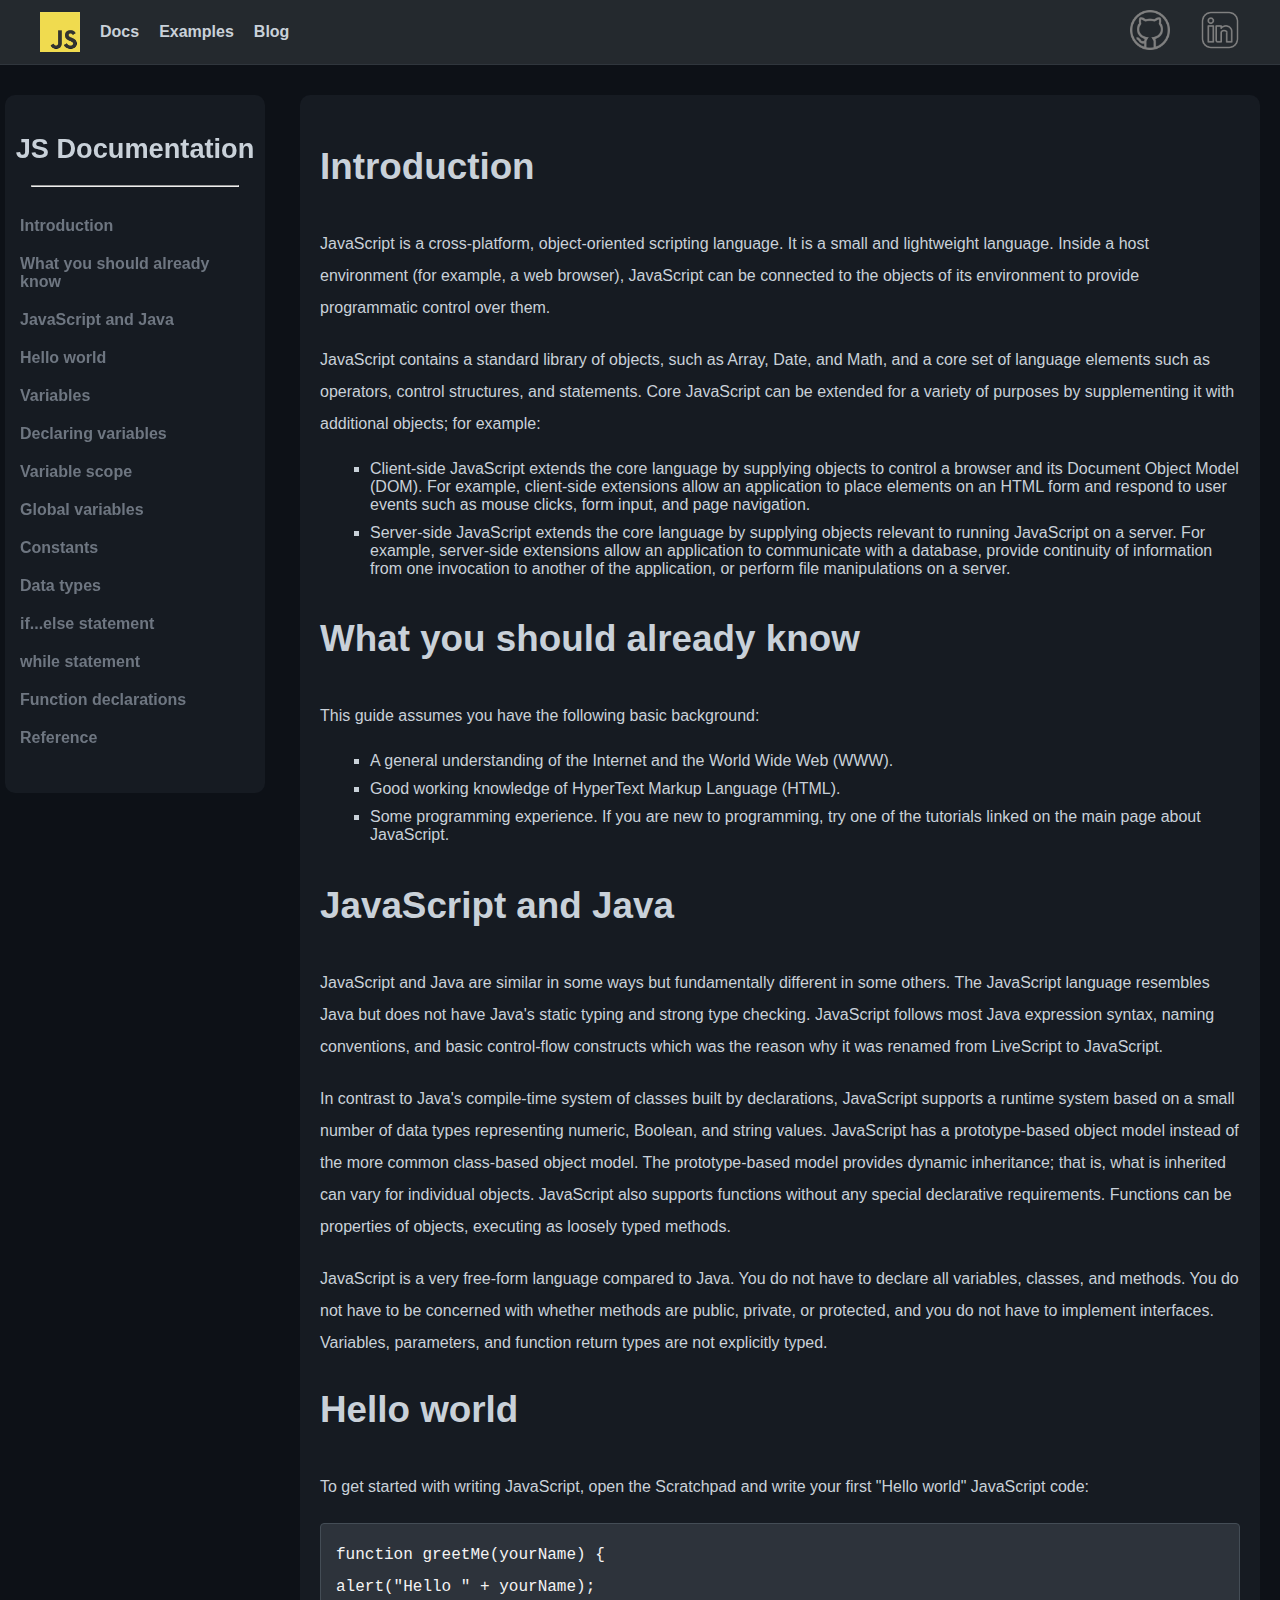
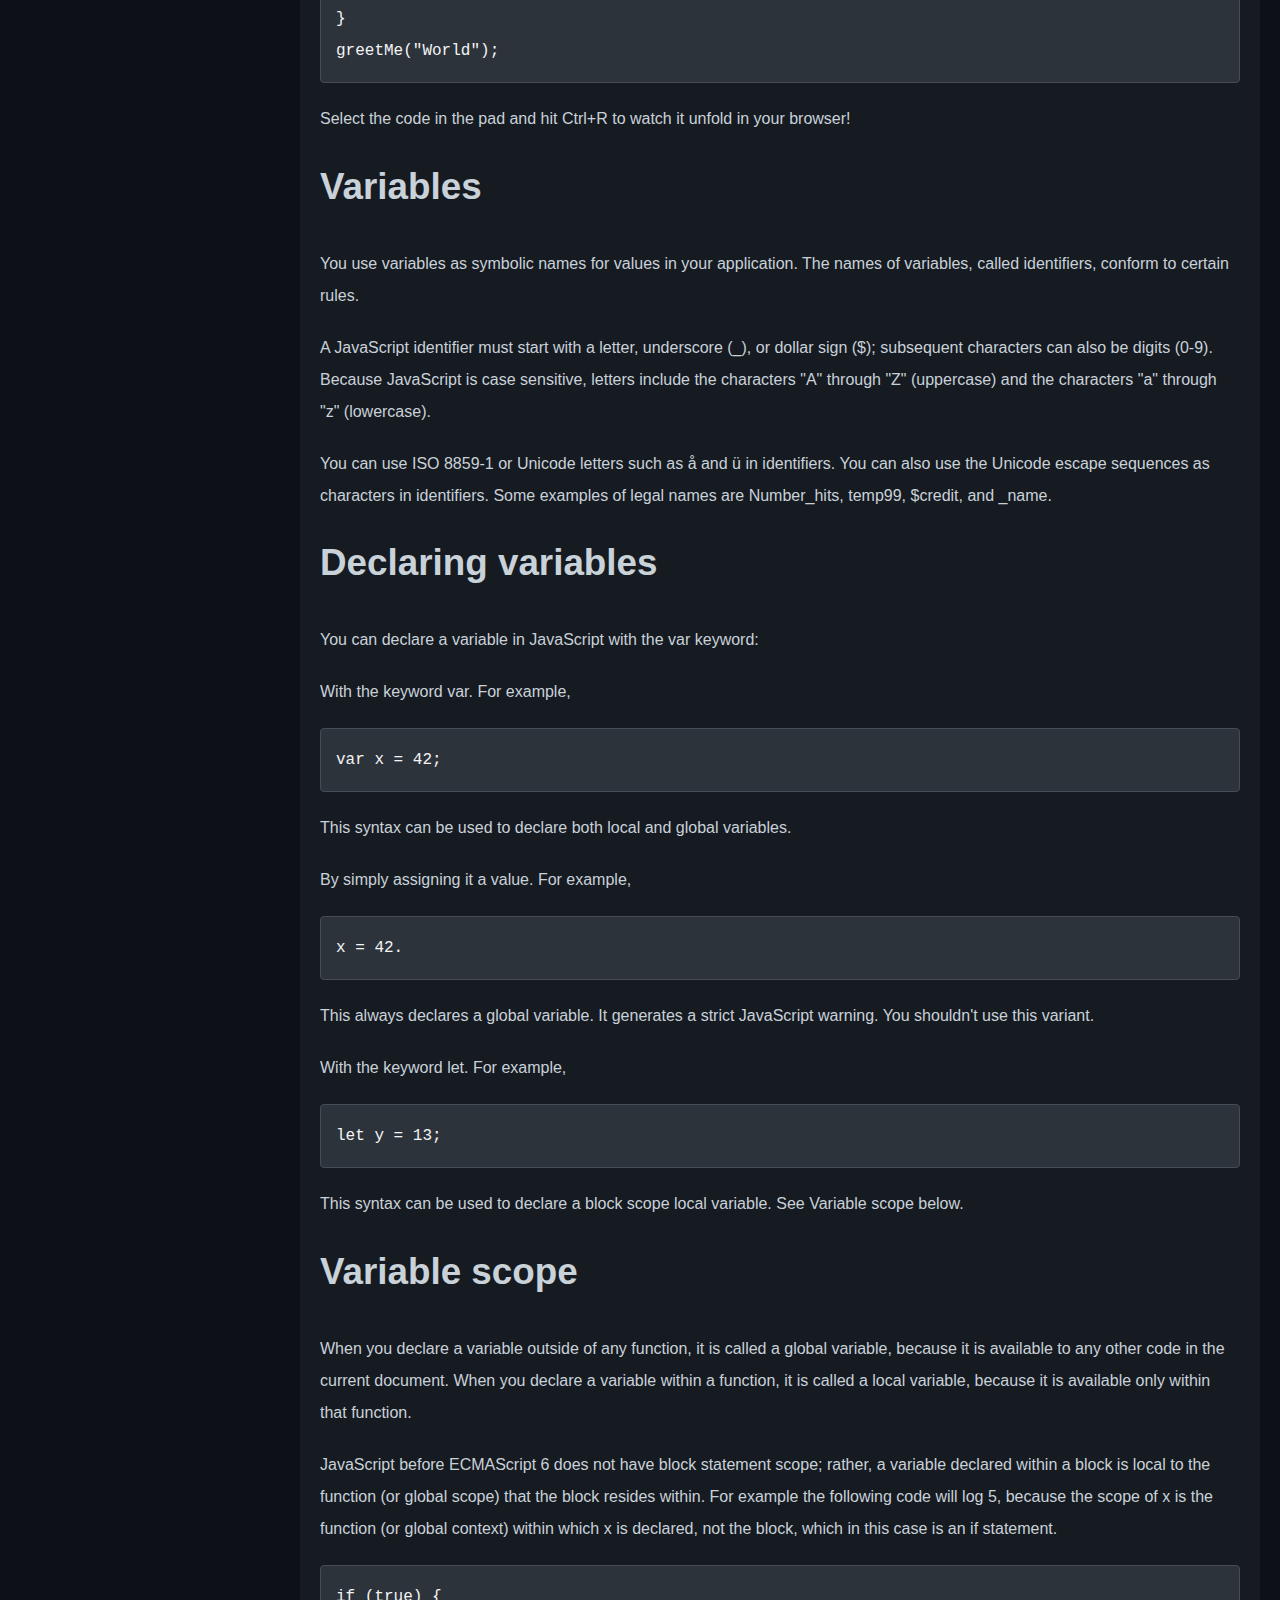
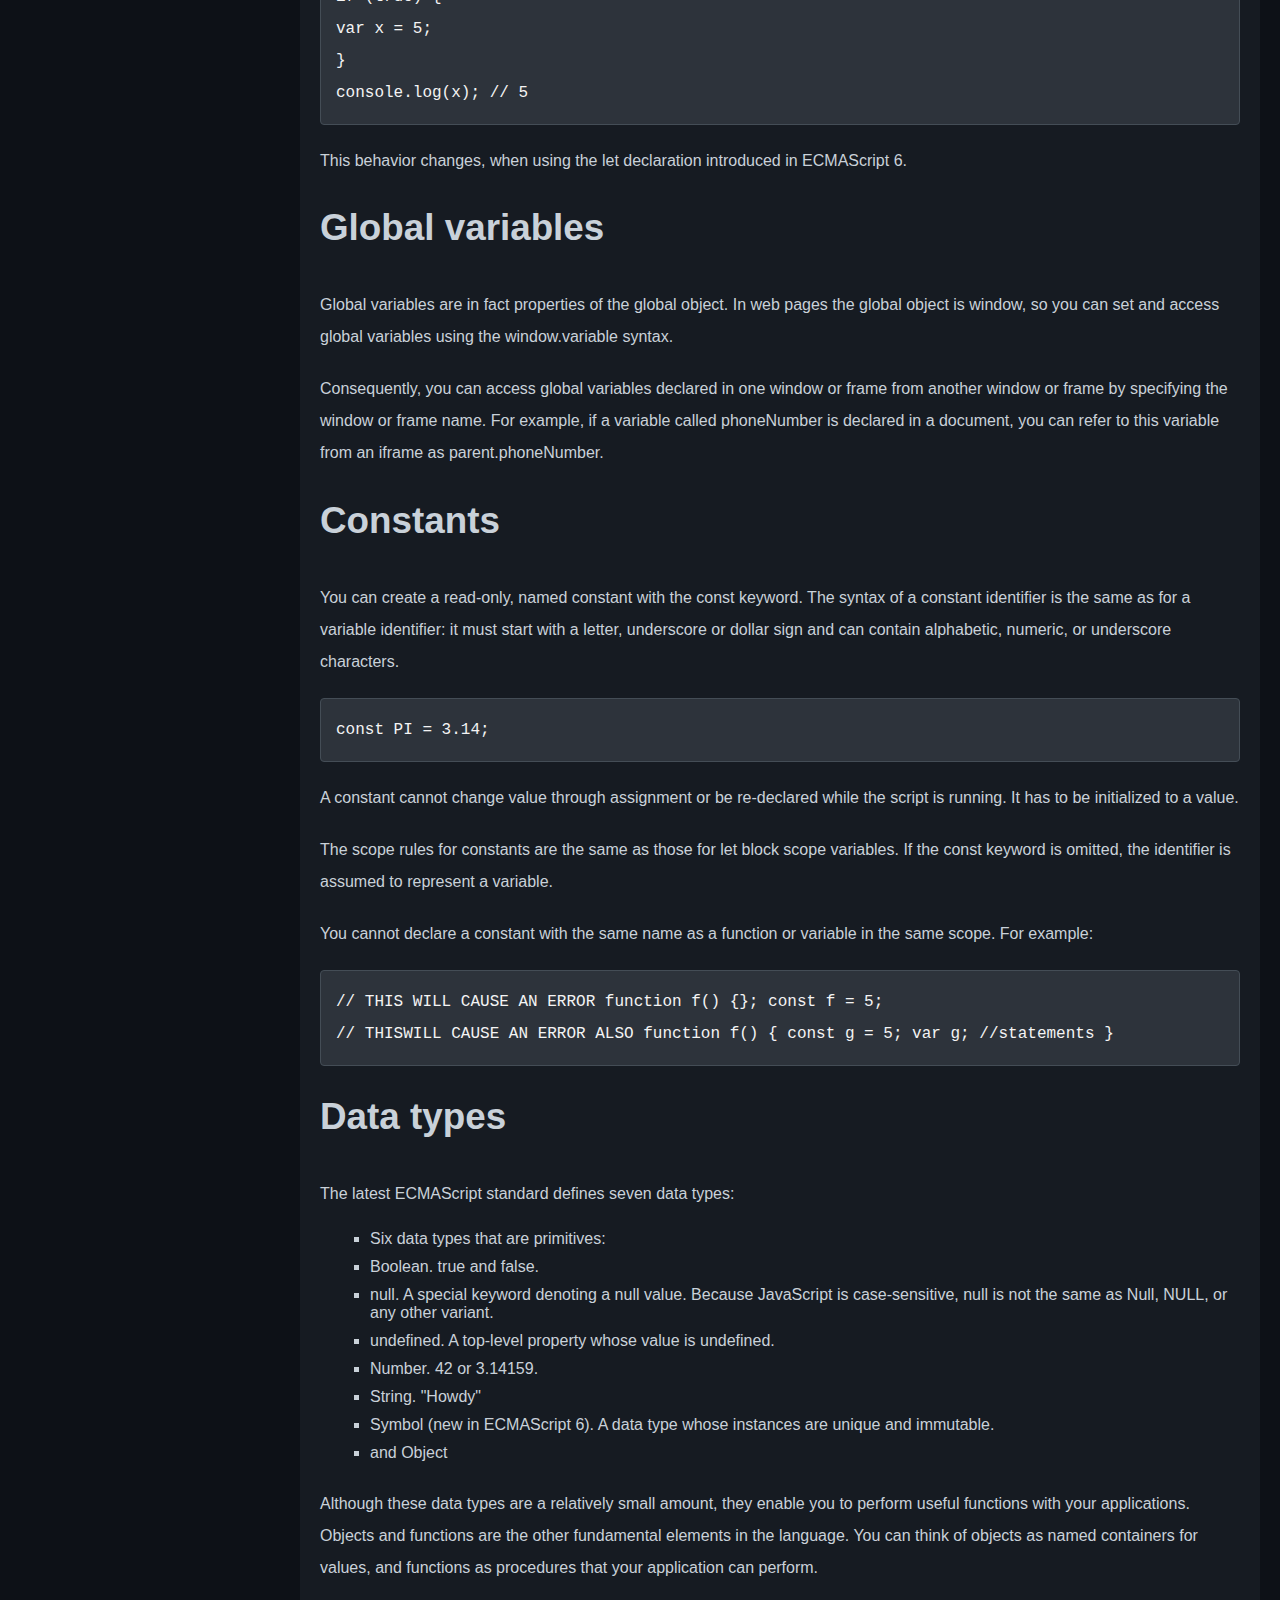
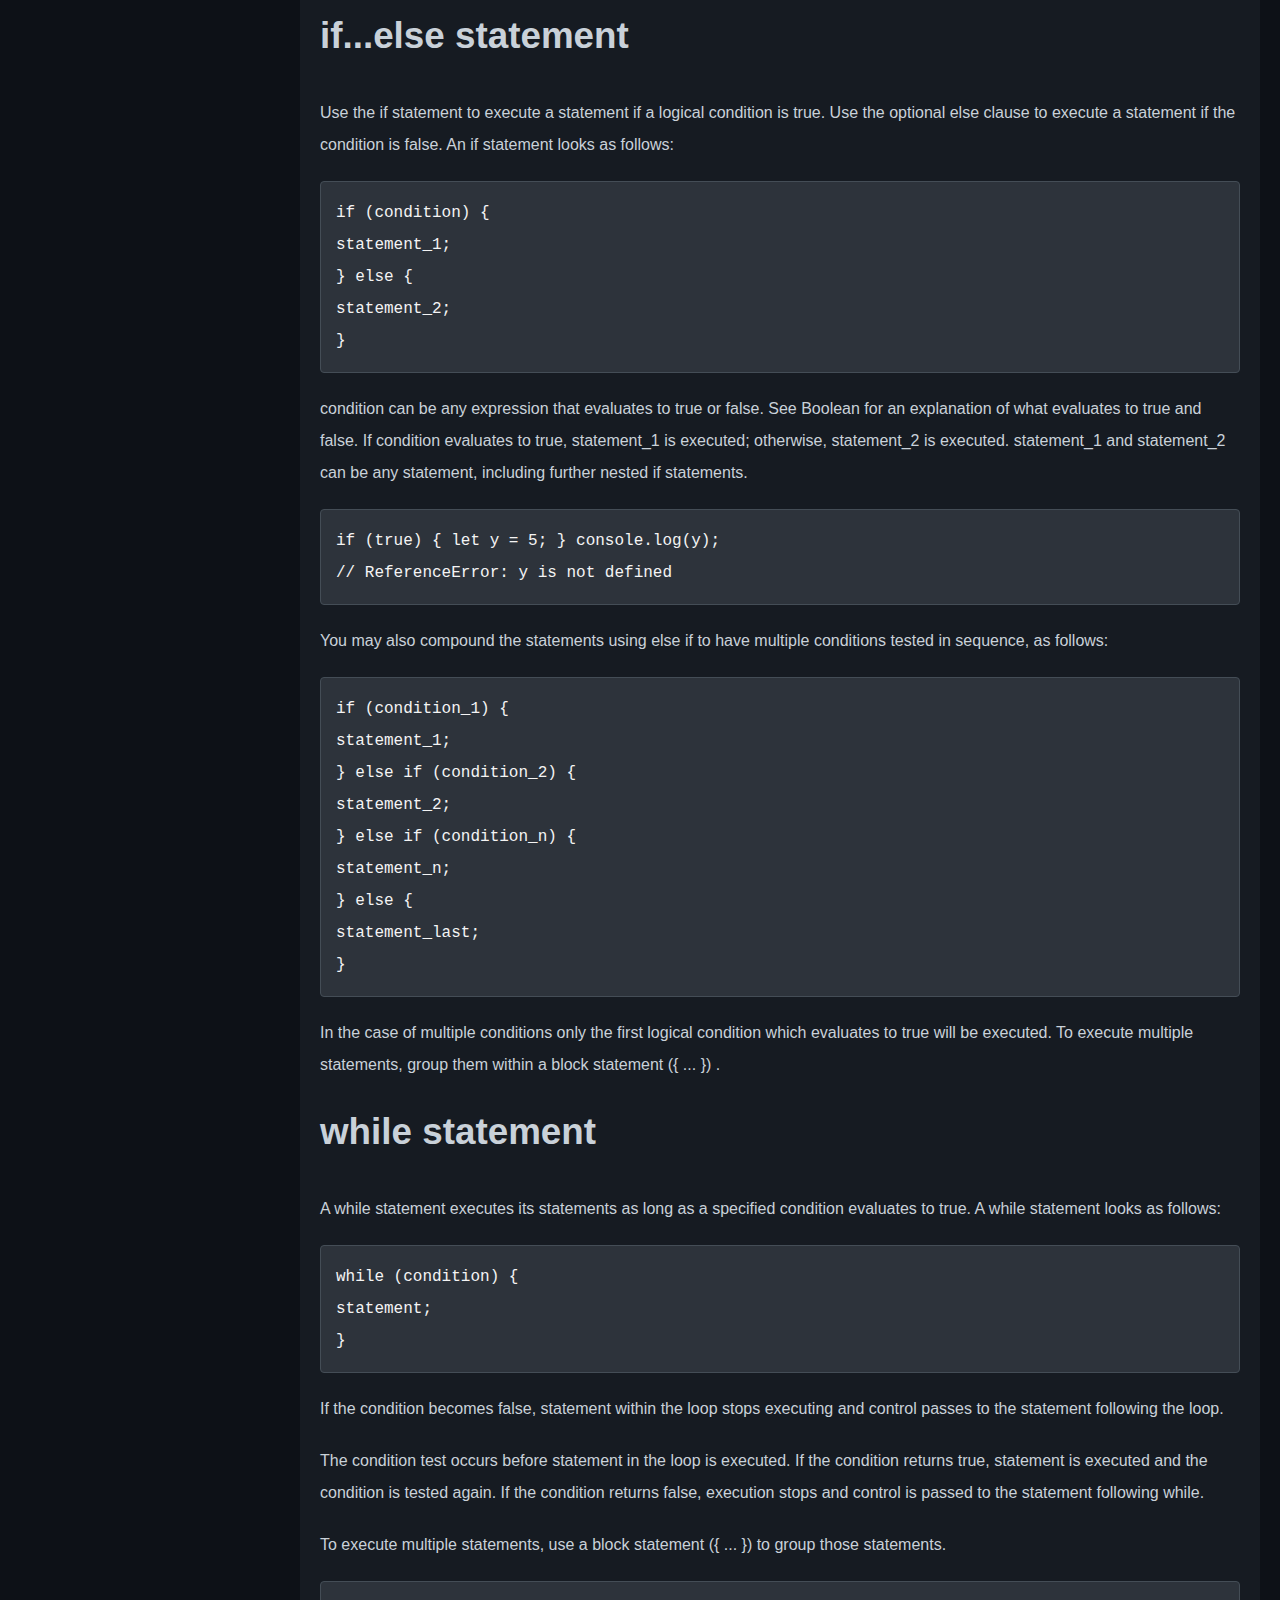
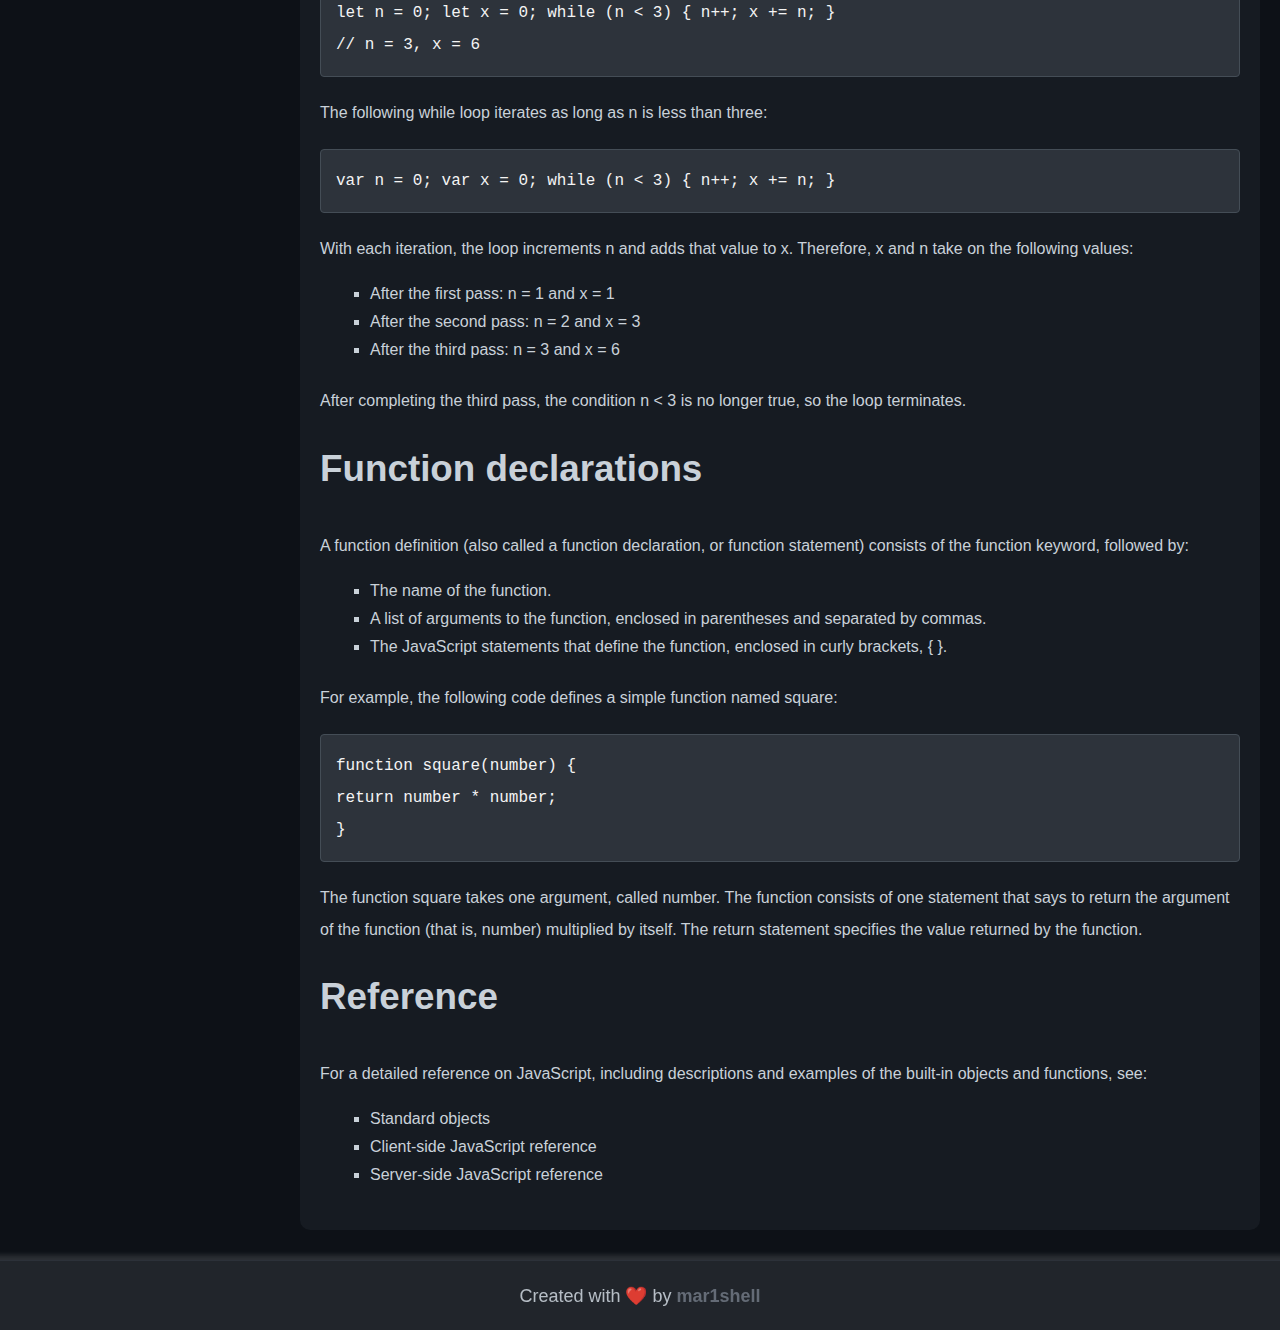
<file: index.html>
<!DOCTYPE html>
<html lang="en">
<head>
    <meta charset="UTF-8">
    <meta name="viewport" content="width=device-width, initial-scale=1.0">
    <title>JS Documentation</title>
    <link rel="stylesheet" href="assets/css/styles.css">
</head>
<body>
    <nav id="topbar">
        <span id="right-topbar">
            <img src="assets/images/js.png">
            <a href="index.html">Docs</a>
            <a href="unavailable.html">Examples</a>
            <a href="unavailable.html">Blog</a>
        </span>
        <span id="left-topbar">
            <a target="_blank" class="img-links" href="https://github.com/mar1shell/"><img src="assets/images/github.png"></a>
            <a target="_blank" class="img-links" href="https://www.linkedin.com/in/elhamdaouimarouane/"><img src="assets/images/business.png"></a>
        </span>
    </nav>
    <main>
        <nav id="sidebar">
            <h1>JS Documentation</h1>
            <hr></hr>
            <ul>
                <li><a href="#introduction">Introduction</a></li>
                <li><a href="#what-you-should-know">What you should already know</a></li>
                <li><a href="#javascript-java">JavaScript and Java</a></li>
                <li><a href="#hello-world">Hello world</a></li>
                <li><a href="#variables">Variables</a></li>
                <li><a href="#declaring-variables">Declaring variables</a></li>
                <li><a href="#variable-scope">Variable scope</a></li>
                <li><a href="#global-variables">Global variables</a></li>
                <li><a href="#constants">Constants</a></li>
                <li><a href="#data-types">Data types</a></li>
                <li><a href="#if-else-statement">if...else statement</a></li>
                <li><a href="#while-statement">while statement</a></li>
                <li><a href="#function-declarations">Function declarations</a></li>
                <li><a href="#reference">Reference</a></li>
            </ul>
        </nav>
        <div id="content">
            <section id="introduction">
                <h2>Introduction</h2>
                <p>JavaScript is a cross-platform, object-oriented scripting language. It is a small and lightweight language. Inside a host environment (for example, a web browser), JavaScript can be connected to the objects of its environment to provide programmatic control over them.</p>
                <p>JavaScript contains a standard library of objects, such as Array, Date, and Math, and a core set of language elements such as operators, control structures, and statements. Core JavaScript can be extended for a variety of purposes by supplementing it with additional objects; for example:</p>
                <ul>
                    <li>Client-side JavaScript extends the core language by supplying objects to control a browser and its Document Object Model (DOM). For example, client-side extensions allow an application to place elements on an HTML form and respond to user events such as mouse clicks, form input, and page navigation.</li>
                    <li>Server-side JavaScript extends the core language by supplying objects relevant to running JavaScript on a server. For example, server-side extensions allow an application to communicate with a database, provide continuity of information from one invocation to another of the application, or perform file manipulations on a server.</li>
                </ul>
            </section>
            <section id="what-you-should-know">
                <h2>What you should already know</h2>
                <p>This guide assumes you have the following basic background:</p>
                <ul>
                    <li>A general understanding of the Internet and the World Wide Web (WWW).</li>
                    <li>Good working knowledge of HyperText Markup Language (HTML).</li>
                    <li>Some programming experience. If you are new to programming, try one of the tutorials linked on the main page about JavaScript.</li>
                </ul>
            </section>
            <section id="javascript-java">
                <h2>JavaScript and Java</h2>
                <p>JavaScript and Java are similar in some ways but fundamentally different in some others. The JavaScript language resembles Java but does not have Java's static typing and strong type checking. JavaScript follows most Java expression syntax, naming conventions, and basic control-flow constructs which was the reason why it was renamed from LiveScript to JavaScript.</p>
                <p>In contrast to Java's compile-time system of classes built by declarations, JavaScript supports a runtime system based on a small number of data types representing numeric, Boolean, and string values. JavaScript has a prototype-based object model instead of the more common class-based object model. The prototype-based model provides dynamic inheritance; that is, what is inherited can vary for individual objects. JavaScript also supports functions without any special declarative requirements. Functions can be properties of objects, executing as loosely typed methods.</p>
                <p>JavaScript is a very free-form language compared to Java. You do not have to declare all variables, classes, and methods. You do not have to be concerned with whether methods are public, private, or protected, and you do not have to implement interfaces. Variables, parameters, and function return types are not explicitly typed.</p>
            </section>
            <section id="hello-world">
                <h2>Hello world</h2>
                <p>To get started with writing JavaScript, open the Scratchpad and write your first "Hello world" JavaScript code:</p>
                <code>function greetMe(yourName) {
                        alert("Hello " + yourName);
                    }
                    greetMe("World");
                </code>
                <p>Select the code in the pad and hit Ctrl+R to watch it unfold in your browser!</p>
            </section>
            <section id="variables">
                <h2>Variables</h2>
                <p>You use variables as symbolic names for values in your application. The names of variables, called identifiers, conform to certain rules.</p>
                <p>A JavaScript identifier must start with a letter, underscore (_), or dollar sign ($); subsequent characters can also be digits (0-9). Because JavaScript is case sensitive, letters include the characters "A" through "Z" (uppercase) and the characters "a" through "z" (lowercase).</p>
                <p>You can use ISO 8859-1 or Unicode letters such as å and ü in identifiers. You can also use the Unicode escape sequences as characters in identifiers. Some examples of legal names are Number_hits, temp99, $credit, and _name.</p>
            </section>
            <section id="declaring-variables">
                <h2>Declaring variables</h2>
                <p>You can declare a variable in JavaScript with the var keyword:</p>
                <p>With the keyword var. For example, <code>var x = 42;</code> This syntax can be used to declare both local and global variables.</p>
                <p>By simply assigning it a value. For example, <code>x = 42.</code> This always declares a global variable. It generates a strict JavaScript warning. You shouldn't use this variant.</p>
                <p>With the keyword let. For example, <code>let y = 13;</code> This syntax can be used to declare a block scope local variable. See Variable scope below.</p>
            </section>
            <section id="variable-scope">
                <h2>Variable scope</h2>
                <p>When you declare a variable outside of any function, it is called a global variable, because it is available to any other code in the current document. When you declare a variable within a function, it is called a local variable, because it is available only within that function.</p>
                <p>JavaScript before ECMAScript 6 does not have block statement scope; rather, a variable declared within a block is local to the function (or global scope) that the block resides within. For example the following code will log 5, because the scope of x is the function (or global context) within which x is declared, not the block, which in this case is an if statement.</p>
                <code>if (true) {
                    var x = 5;
                }
                console.log(x);  // 5
                </code>
                <p>This behavior changes, when using the let declaration introduced in ECMAScript 6.</p>
            </section>
            <section id="global-variables">
                <h2>Global variables</h2>
                <p>Global variables are in fact properties of the global object. In web pages the global object is window, so you can set and access global variables using the window.variable syntax.</p>
                <p>Consequently, you can access global variables declared in one window or frame from another window or frame by specifying the window or frame name. For example, if a variable called phoneNumber is declared in a document, you can refer to this variable from an iframe as parent.phoneNumber.</p>
            </section>
            <section id="constants">
                <h2>Constants</h2>
                <p>You can create a read-only, named constant with the const keyword. The syntax of a constant identifier is the same as for a variable identifier: it must start with a letter, underscore or dollar sign and can contain alphabetic, numeric, or underscore characters.</p>
                <code>const PI = 3.14;</code> 
                <p>A constant cannot change value through assignment or be re-declared while the script is running. It has to be initialized to a value.</p>
                <p>The scope rules for constants are the same as those for let block scope variables. If the const keyword is omitted, the identifier is assumed to represent a variable.</p>
                <p>You cannot declare a constant with the same name as a function or variable in the same scope. For example:</p>
                <code>// THIS WILL CAUSE AN ERROR function f() {}; const f = 5; 
                    // THISWILL CAUSE AN ERROR ALSO function f() { const g = 5; var g; //statements }
                </code>
            </section>
            <section id="data-types">
                <h2>Data types</h2>
                <p>The latest ECMAScript standard defines seven data types:</p>
                <ul>
                    <li>Six data types that are primitives:</li>
                    <ul>
                        <li>Boolean. true and false.</li>
                        <li>null. A special keyword denoting a null value. Because JavaScript is case-sensitive, null is not the same as Null, NULL, or any other variant.</li>
                        <li>undefined. A top-level property whose value is undefined.</li>
                        <li>Number. 42 or 3.14159.</li>
                        <li>String. "Howdy"</li>
                        <li>Symbol (new in ECMAScript 6). A data type whose instances are unique and immutable.</li>
                    </ul>
                    <li>and Object</li>
                </ul>
                <p>Although these data types are a relatively small amount, they enable you to perform useful functions with your applications. Objects and functions are the other fundamental elements in the language. You can think of objects as named containers for values, and functions as procedures that your application can perform.</p>
            </section>
            <section id="if-else-statement">
                <h2>if...else statement</h2>
                <p>Use the if statement to execute a statement if a logical condition is true. Use the optional else clause to execute a statement if the condition is false. An if statement looks as follows:</p>  
                <code>if (condition) {
                        statement_1;
                    } else {
                        statement_2;
                    }
                </code> 
                <p>condition can be any expression that evaluates to true or false. See Boolean for an explanation of what evaluates to true and false. If condition evaluates to true, statement_1 is executed; otherwise, statement_2 is executed. statement_1 and statement_2 can be any statement, including further nested if statements.</p>
                <code  >if (true) { let y = 5; } console.log(y); 
                    // ReferenceError: y is not defined
                </code>
                <p>You may also compound the statements using else if to have multiple conditions tested in sequence, as follows:</p>
                <code>if (condition_1) {
                        statement_1;
                    } else if (condition_2) {
                        statement_2;
                    } else if (condition_n) {
                        statement_n;
                    } else {
                        statement_last;
                    }
                </code>
                <p>In the case of multiple conditions only the first logical condition which evaluates to true will be executed. To execute multiple statements, group them within a block statement ({ ... }) .</p>
            </section>
            <section id="while-statement">
                <h2>while statement</h2>
                <p>A while statement executes its statements as long as a specified condition evaluates to true. A while statement looks as follows:</p>
                <code>while (condition) {
                        statement;
                    }
                </code> 
                <p>If the condition becomes false, statement within the loop stops executing and control passes to the statement following the loop.</p>
                <p>The condition test occurs before statement in the loop is executed. If the condition returns true, statement is executed and the condition is tested again. If the condition returns false, execution stops and control is passed to the statement following while.</p>
                <p>To execute multiple statements, use a block statement ({ ... }) to group those statements.</p>
                <code>let n = 0; let x = 0; while (n < 3) { n++; x += n; }
                    // n = 3, x = 6
                </code>
                <p>The following while loop iterates as long as n is less than three:</p>
                <code  >var n = 0; var x = 0; while (n < 3) { n++; x += n; }</code>
                <p>With each iteration, the loop increments n and adds that value to x. Therefore, x and n take on the following values:</p>
                <ul>
                    <li>After the first pass: n = 1 and x = 1</li>
                    <li>After the second pass: n = 2 and x = 3</li>
                    <li>After the third pass: n = 3 and x = 6</li>
                </ul>
                <p>After completing the third pass, the condition n < 3 is no longer true, so the loop terminates.
            </section>
            <section id="function-declarations">
                <h2>Function declarations</h2>
                <p>A function definition (also called a function declaration, or function statement) consists of the function keyword, followed by:</p>
                <ul>
                    <li>The name of the function.</li>
                    <li>A list of arguments to the function, enclosed in parentheses and separated by commas.</li>
                    <li>The JavaScript statements that define the function, enclosed in curly brackets, { }.</li>
                </ul>
                <p>For example, the following code defines a simple function named square:</p>
                <code>function square(number) {
                        return number * number;
                    }
                </code>
                <p>The function square takes one argument, called number. The function consists of one statement that says to return the argument of the function (that is, number) multiplied by itself. The return statement specifies the value returned by the function.</p>
            </section>
            <section id="reference">
                <h2>Reference</h2>
                <p>For a detailed reference on JavaScript, including descriptions and examples of the built-in objects and functions, see:</p>
                <ul>
                    <li>Standard objects</li>
                    <li>Client-side JavaScript reference</li>
                    <li>Server-side JavaScript reference</li>
                </ul>
            </section>
        </div>
    </main>
    <footer>
        <p>Created with ❤️ by <a href="https://github.com/mar1shell/" target="_blank">mar1shell</a></p>
    </footer>
    <a href="#introduction"><img id="back-top" src="assets/images/arrows.png"></a>
</body>
</html>
</file>
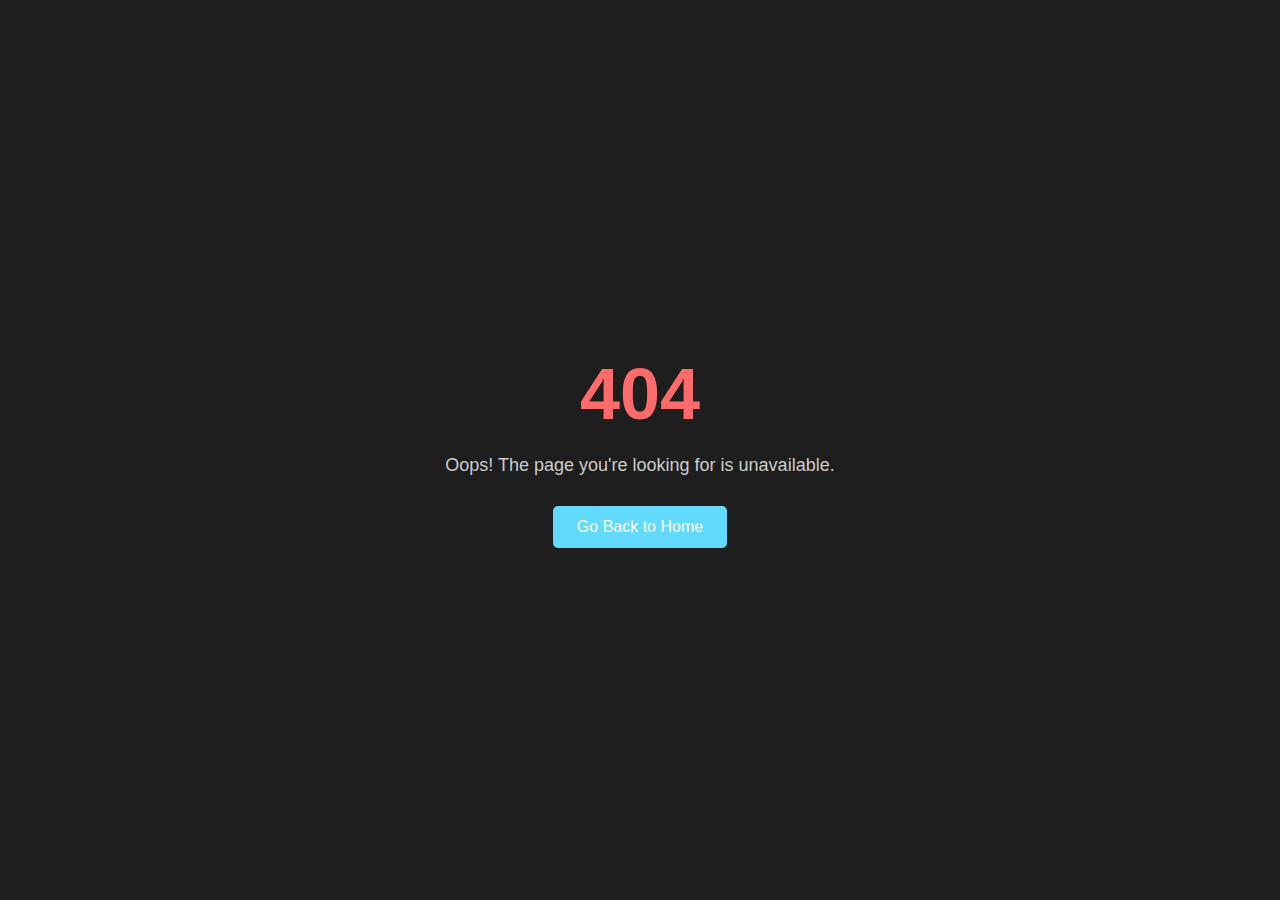
<file: unavailable.html>
<!DOCTYPE html>
<html lang="en">
<head>
    <meta charset="UTF-8">
    <meta name="viewport" content="width=device-width, initial-scale=1.0">
    <title>Page Unavailable</title>
    <link rel="stylesheet" href="assets/css/styles-2.css">
</head>
<body>
    <div class="background"></div>
    <div class="container">
        <h1>404</h1>
        <p>Oops! The page you're looking for is unavailable.</p>
        <a href="index.html">Go Back to Home</a>
    </div>
</body>
</html>
</file>
<file: assets/css/styles.css>
/* Theme colors */

:root {
    --background-dark: #0d1117; /* Dark mode background */
    --background-light: #ffffff; /* Light mode background */
    --bar-color: #24292e; /* Topbar & Footer color */
    --text-primary: #c9d1d9; /* Primary text color for dark mode */
    --text-secondary: #6e7681; /* Secondary text color */
    --link-color: #6e7681; /* Link color */
    --link-hover: yellow; /* Link hover color */
    --sidebar-background: #161b22; /* Sidebar background color */
    --sidebar-hover: #21262d; /* Sidebar hover color */
    --border-color: #30363d; /* Border color */
    --border-radius: 10px; /* Border radius */
    --box-shadow: 0 0 5px 5px rgba(255, 255, 255, 0.15); /* Box shadow */
    --bow-shadow-hover: 0 0 5px 5px rgba(255, 255, 255, 0.3); /* Box shadow hover */
    --code-background: #2d333b; /* Slightly lighter background for code blocks */
    --code-text-color: #f4f4f4; /* Light text color */
    --code-border-color: #444d56; /* Border color for code blocks */
}

/* big elements */

* {
    box-sizing: border-box;
}

html {
    scroll-behavior: smooth;
    scroll-padding-top: 80px; 
    /* topbar height so when we access it directly by the sidebar the header dosent hide undder the topbar */
}

body {
    font-family: 'Roboto', sans-serif;
    margin: 0;
    padding: 0;
    background-color: var(--background-dark);
    color: var(--text-primary);
}

main {
    margin-top: 30px;
    margin-bottom: 30px;
    display: flex;
    position: relative;
}

@media screen and (max-width: 800px) {
    main {
        margin: 30px auto;
    }
    
}

#topbar, footer {
    box-shadow: var(--box-shadow);
}

/* big classes */

.block {
    display: block;

}

/* small elements */

h1 {
    text-align: center;
    margin-bottom: 20px;
    font-weight: 900;
    font-size: 1.7rem;
    transition: color 0.3s ease;
}

hr {
    margin: 20px auto;
    width: 80%;
    transition: width 0.3s ease;
}

h1:hover + hr {
    width: 95%;
}

h1:hover {
    color: yellow;
    opacity: 0.9;
}

h2 {
    margin-bottom: 40px;
    font-weight: 700;
    font-size: 2.3rem;
}

a {
    text-decoration: none;
    color: var(--link-color);
    font-weight: bolder;
    transition: transform 0.3s ease;
}

a:hover {
    transform: scale(1.08);
    cursor: pointer;
}

code {
    display: block;
    text-align: left;
    line-height: 2;
    white-space: pre-line;
    word-break: normal;
    word-wrap: normal;
    background-color: var(--code-background);
    color: var(--code-text-color);
    border: 1px solid var(--code-border-color);
    border-radius: 4px;
    padding: 15px;
    overflow-x: auto;
    margin: 20px 0;
    font-family: 'Courier New', Courier, monospace;
}

/* small classes */

.img-links {
    filter: invert(0.5);
    transition: invert 0.8s ease;
}

.img-links:hover {
    filter: invert(1);
}

/***************** body *****************/

/*** topbar ***/

#topbar {
    display: flex;
    position: sticky;
    top: 0;
    z-index: 1000;
    align-items: center;
    padding: 10px 40px;
    opacity: 0.9;
    border-bottom: 1px solid var(--border-color);
    background-color: var(--bar-color);
    transition: box-shadow 0.5s ease, opacity 0.3s ease;
}

#topbar:hover {
    opacity: 1;
    box-shadow: var(--box-shadow-hover);
}

#topbar #right-topbar {
    display: flex;
    flex-grow: 1;
    align-items: center;
    justify-content: flex-start;
    gap: 20px;
}

#topbar #left-topbar {
    display: flex;
    flex-grow: 1;
    align-items: center;
    justify-content: flex-end;
    gap: 30px;
}

#topbar img {
    width: 40px;
    height: 40px;
}

#topbar a {
    color: var(--text-primary);
}

#topbar a:hover {
    color: var(--link-hover);
}

@media screen and (max-width: 800px) {
    #topbar #righ-topbar, #topbar img {
        margin: auto;
    }

    #topbar a, #topbar #left-topbar {
        display: none;
    } 
    
}

/*** main ***/

/* sidebar */

#sidebar {
    background-color: var(--sidebar-background);
    position: sticky;  
    flex: 1;
    top: 80px;
    left: 5px;
    min-width: 260px;
    height: 90%;
    padding: 20px 0;
    transition: 0.3s;
    border-radius: var(--border-radius);
    overflow-y: auto;
    overflow-x: hidden;
}

#sidebar ul {
    list-style: none;
    padding: 0;
}

#sidebar ul li {
    display: block;
    padding: 0;
    cursor: pointer;
}

#sidebar ul li:hover {
    background-color: var(--sidebar-hover);
    border-radius: var(--border-radius);
}

#sidebar ul li a {
    display: block;
    padding: 10px 15px; 
}

#sidebar ul li:hover > a {
    color: var(--text-primary);
}

@media screen and (max-width: 800px) {
    #sidebar {
        display: none;
    }
    
}

/* content */

#content {
    margin-left: 40px;
    margin-right: 20px;
    padding: 20px;
    background-color: var(--sidebar-background);
    border-radius: var(--border-radius);
}

#content p {
    margin-bottom: 20px;
    line-height: 2;
}

#content ul {
    list-style: square;
    padding: 0;
}

#content ul li {
    margin-left: 50px;
    padding-bottom: 10px;
}

@media screen and (max-width: 800px) {
    #content {
        margin: auto;
        padding: auto;
        text-align: center;
    }

    #content ul li {
        margin: auto;
        padding: auto;
        text-align: left;
        font-style: italic;
    }
    
}

/*** footer ***/

footer {
    display: flex;
    justify-content: center;
    align-items: center;
    height: 70px;
    background-color: var(--bar-color);
    color: var(--text-primary);
    opacity: 0.9;
    border-top: 1px solid var(--border-color);
    transition: box-shadow 0.3s ease, opacity 0.3s ease;
}

footer:hover {
    box-shadow: var(--box-shadow-hover);
    opacity: 1.1;
}

footer a:hover {
    color: lightseagreen;
}

footer p {
    font-size: large;
}

/* back top arrow */

#back-top {
    display: none;
    position: fixed;
    bottom: 20px;
    right: 20px;
    width: 50px;
    height: 50px;
    border-radius: 50%;
    cursor: pointer;
    transition: transform 0.3s ease, opacity 0.3s ease;
    opacity: 0.5;
}

#back-top:hover {
    transform: scale(1.1);
    opacity: 1;
}

@media screen and (max-width: 800px) { /* hide back top arrow on big screens */
    #back-top {
       display:block;
    }
    
}
</file>
<file: assets/css/styles-2.css>
* {
    margin: 0;
    padding: 0;
    box-sizing: border-box;
}

body {
    font-family: 'Arial', sans-serif;
    background-color: #1e1e1e;
    color: #f4f4f4;
    display: flex;
    justify-content: center;
    align-items: center;
    height: 100vh;
    overflow: hidden;
    text-align: center;
}

.container {
    max-width: 600px;
    padding: 20px;
}

h1 {
    font-size: 72px;
    margin-bottom: 20px;
    color: #ff6b6b;
}

p {
    font-size: 18px;
    margin-bottom: 30px;
    color: #cccccc;
}

a {
    display: inline-block;
    padding: 12px 24px;
    font-size: 16px;
    text-decoration: none;
    color: white;
    background-color: #61dafb;
    border-radius: 5px;
    transition: background-color 0.3s ease;
}

a:hover {
    background-color: #21a1f1;
}

.background {
    position: absolute;
    top: 0;
    left: 0;
    width: 100%;
    height: 100%;
    background: url('https://source.unsplash.com/random/1600x900') no-repeat center center;
    background-size: cover;
    filter: blur(8px);
    z-index: -1;
}

@media (max-width: 600px) {
    h1 {
        font-size: 48px;
    }

    p {
        font-size: 16px;
    }

    a {
        padding: 10px 20px;
        font-size: 14px;
    }
}
</file>
